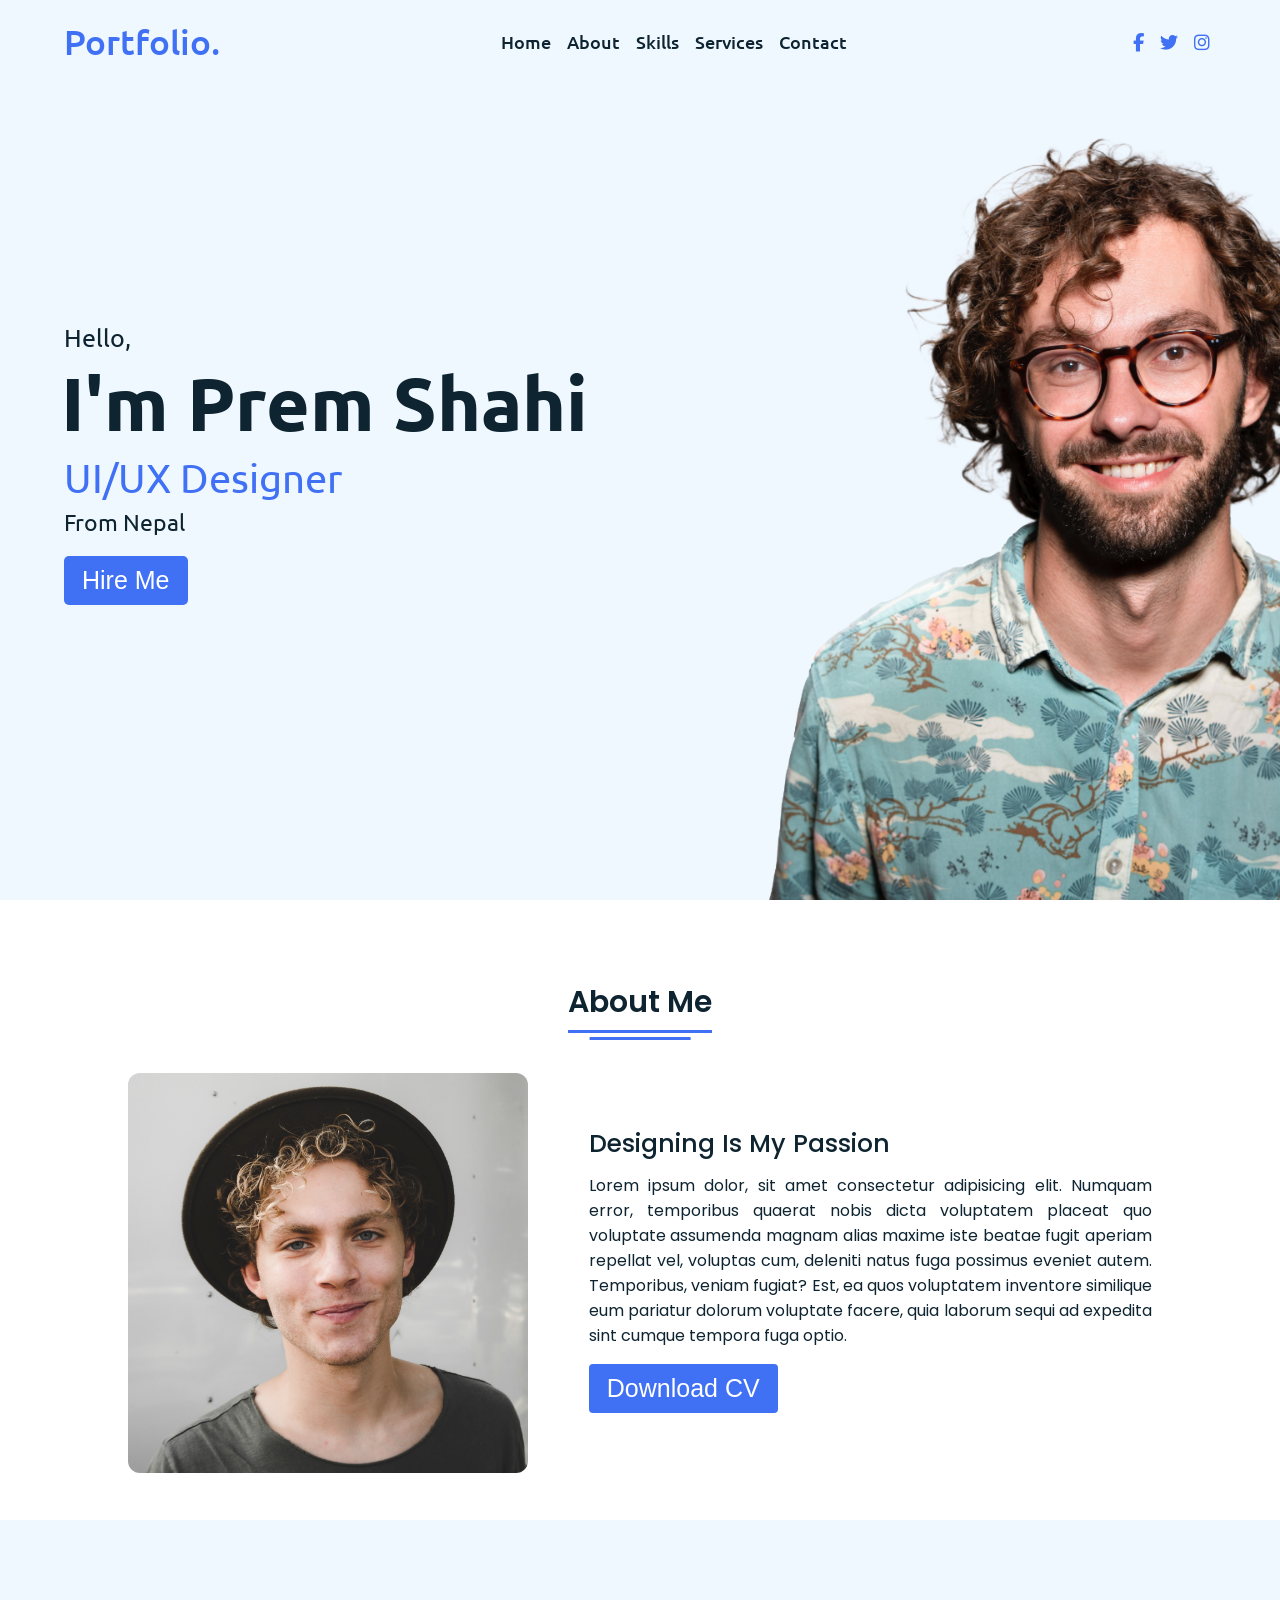
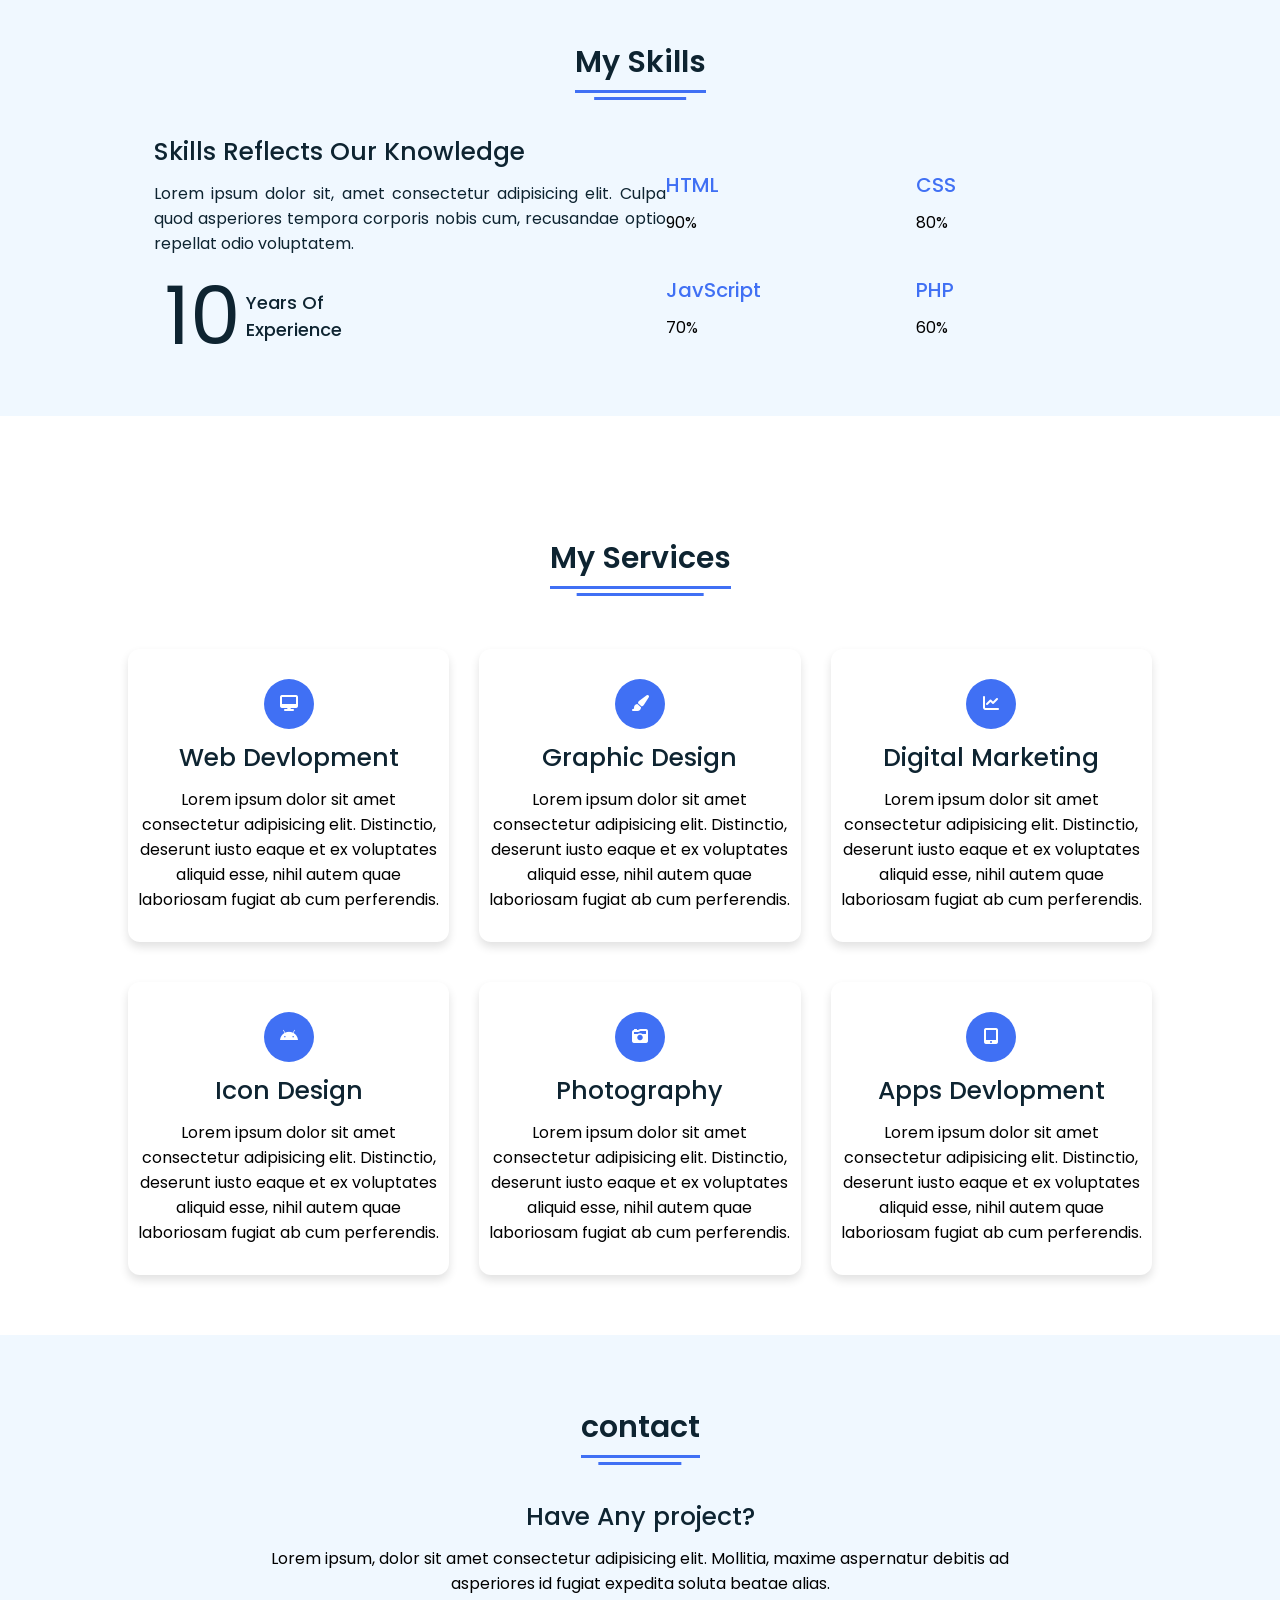
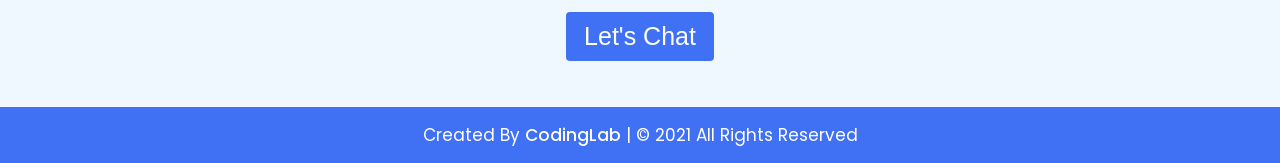
<file: index.html>
<!DOCTYPE html>
<html lang="en">
<head>
  <meta charset="UTF-8">
  <meta http-equiv="X-UA-Compatible" content="IE=edge">
  <meta name="viewport" content="width=device-width, initial-scale=1.0">
  <title>Responsive Personal Portfolio Website</title>
  <!-- Connectin To CSS File -->
  <link rel="stylesheet" href="style.css">
  <!-- Fontawsom CDN Link  -->
  <link rel="stylesheet" href="https://cdnjs.cloudflare.com/ajax/libs/font-awesome/6.2.0/css/all.min.css">
</head>
<body>
  <!-- scroll to top button -->
  <div class="scroll-btn">
    <a href="#home"><i class="fas fa-arrow-up"></i></a>
  </div>
  <!-- Navigation Menu Start -->
  <nav>
    <div class="navbar">
      <div class="logo"><a href="#">Portfolio.</a></div>
      <ul class="menu">
        <li><a href="#home">Home</a></li>
        <li><a href="#about">About</a></li>
        <li><a href="#skills">Skills</a></li>
        <li><a href="#services">Services</a></li>
        <li><a href="#contact">Contact</a></li>
        <div class="cancel-btn">
          <i class="fas fa-times"></i>
        </div>
      </ul>
      <div class="media-icons">
        <a href="#"><i class="fab fa-facebook-f"></i></a>
        <a href="#"><i class="fab fa-twitter"></i></a>
        <a href="#"><i class="fab fa-instagram"></i></a>
      </div>
    </div>
    <div class="menu-btn">
      <i class="fas fa-bars"></i>
    </div>
  </nav>
  
  <!-- Home Section Start -->
  <section class="home" id="home">
    <div class="home-content">
      <div class="text">
        <div class="text-one">Hello,</div>
        <div class="text-two">I'm Prem Shahi</div>
        <div class="text-three">UI/UX Designer</div>
        <div class="text-four">From Nepal</div>
      </div>
      <div class="button">
        <button>Hire Me</button>
      </div>
    </div>
  </section>
  
  <!-- About Section Start -->
  <!-- tag/class로 영역 구분 -->
  <section class="about" id="about">
    <div class="content">
      <div class="title"><span>About Me</span></div>
        <div class="about-details">
          <div class="left">
            <img src="/images/about.jpg" alt="about images">
          </div>
          <div class="right">
            <div class="topic">Designing Is My Passion</div>
            <p>Lorem ipsum dolor, sit amet consectetur adipisicing elit. Numquam error, temporibus quaerat nobis dicta voluptatem placeat quo voluptate assumenda magnam alias maxime iste beatae fugit aperiam repellat vel, voluptas cum, deleniti natus fuga possimus eveniet autem. Temporibus, veniam fugiat? Est, ea quos voluptatem inventore similique eum pariatur dolorum voluptate facere, quia laborum sequi ad expedita sint cumque tempora fuga optio.
            </p>
            <div class="button">
              <button>Download CV</button>
            </div>
          </div>
        </div>  
      </div>
  </section>

  <!-- My Skills Section -->
  <section class="skills" id="skills">
    <div class="content">
      <div class="title"><span>My Skills</span></div>
      <div class="skill-details">
        <div class="text">
          <div class="topic">Skills Reflects Our Knowledge</div>
          <p>Lorem ipsum dolor sit, amet consectetur adipisicing elit. Culpa quod asperiores tempora corporis nobis cum, recusandae optio repellat odio voluptatem.</p>
          <div class="experience">
            <div class="num">10</div>
            <div class="exp">Years Of <br> Experience</div>
          </div>
        </div>
        <div class="boxes">
          <div class="box">
            <div class="topic">HTML</div>
            <div class="num">90%</div>
          </div>
          <div class="box">
            <div class="topic">CSS</div>
            <div class="num">80%</div>
          </div>
          <div class="box">
            <div class="topic">JavScript</div>
            <div class="num">70%</div>
          </div>
          <div class="box">
            <div class="topic">PHP</div>
            <div class="num">60%</div>
          </div>
        </div>
      </div>
    </div>
  </section>

  <!-- My Serviece Secdtion Start -->
  <section id="services" class="services">
    <div class="content">
      <div class="title"><span>My Services</span></div>
        <div class="boxes">
          <div class="box">
            <div class="icon">
              <i class="fas fa-desktop"></i>
            </div>
            <div class="topic">Web Devlopment</div>
            <p>Lorem ipsum dolor sit amet consectetur adipisicing elit. Distinctio, deserunt iusto eaque et ex voluptates aliquid esse, nihil autem quae laboriosam fugiat ab cum perferendis.</p> 
          </div>
          <div class="box">
            <div class="icon">
              <i class="fas fa-paint-brush"></i>
            </div>
            <div class="topic">Graphic Design</div>
            <p>Lorem ipsum dolor sit amet consectetur adipisicing elit. Distinctio, deserunt iusto eaque et ex voluptates aliquid esse, nihil autem quae laboriosam fugiat ab cum perferendis.</p> 
          </div>
          <div class="box">
            <div class="icon">
              <i class="fas fa-chart-line"></i>
            </div>
            <div class="topic">Digital Marketing</div>
            <p>Lorem ipsum dolor sit amet consectetur adipisicing elit. Distinctio, deserunt iusto eaque et ex voluptates aliquid esse, nihil autem quae laboriosam fugiat ab cum perferendis.</p> 
          </div>
          <div class="box">
            <div class="icon">
              <i class="fab fa-android"></i>
            </div>
            <div class="topic">Icon Design</div>
            <p>Lorem ipsum dolor sit amet consectetur adipisicing elit. Distinctio, deserunt iusto eaque et ex voluptates aliquid esse, nihil autem quae laboriosam fugiat ab cum perferendis.</p> 
          </div>
          <div class="box">
            <div class="icon">
              <i class="fas fa-camera-retro"></i>
            </div>
            <div class="topic">Photography</div>
            <p>Lorem ipsum dolor sit amet consectetur adipisicing elit. Distinctio, deserunt iusto eaque et ex voluptates aliquid esse, nihil autem quae laboriosam fugiat ab cum perferendis.</p> 
          </div>
          <div class="box">
            <div class="icon">
              <i class="fas fa-tablet-alt"></i>
            </div>
            <div class="topic">Apps Devlopment</div>
            <p>Lorem ipsum dolor sit amet consectetur adipisicing elit. Distinctio, deserunt iusto eaque et ex voluptates aliquid esse, nihil autem quae laboriosam fugiat ab cum perferendis.</p> 
          </div>
        </div>
    </div>
  </section>

  <!-- Contact Me Section Start -->
  <section id="contact" class="contact">
    <div class="content">
      <div class="title"><span>contact</span></div>
      <div class="text">
        <div class="topic">Have Any project?</div>
        <p>Lorem ipsum, dolor sit amet consectetur adipisicing elit. Mollitia, maxime aspernatur debitis ad asperiores id fugiat expedita soluta beatae alias.</p>
        <div class="button">
          <button>Let's Chat</button>
        </div>
      </div>
    </div>
  </section>

  <!-- Footer Section Start -->
  <footer>
    <div class="text">
      <span>Created By <a href="#">CodingLab</a> | © 2021 All Rights Reserved</span>
    </div>
  </footer>
  <script src="script.js"></script>
</body>
</html>
</file>
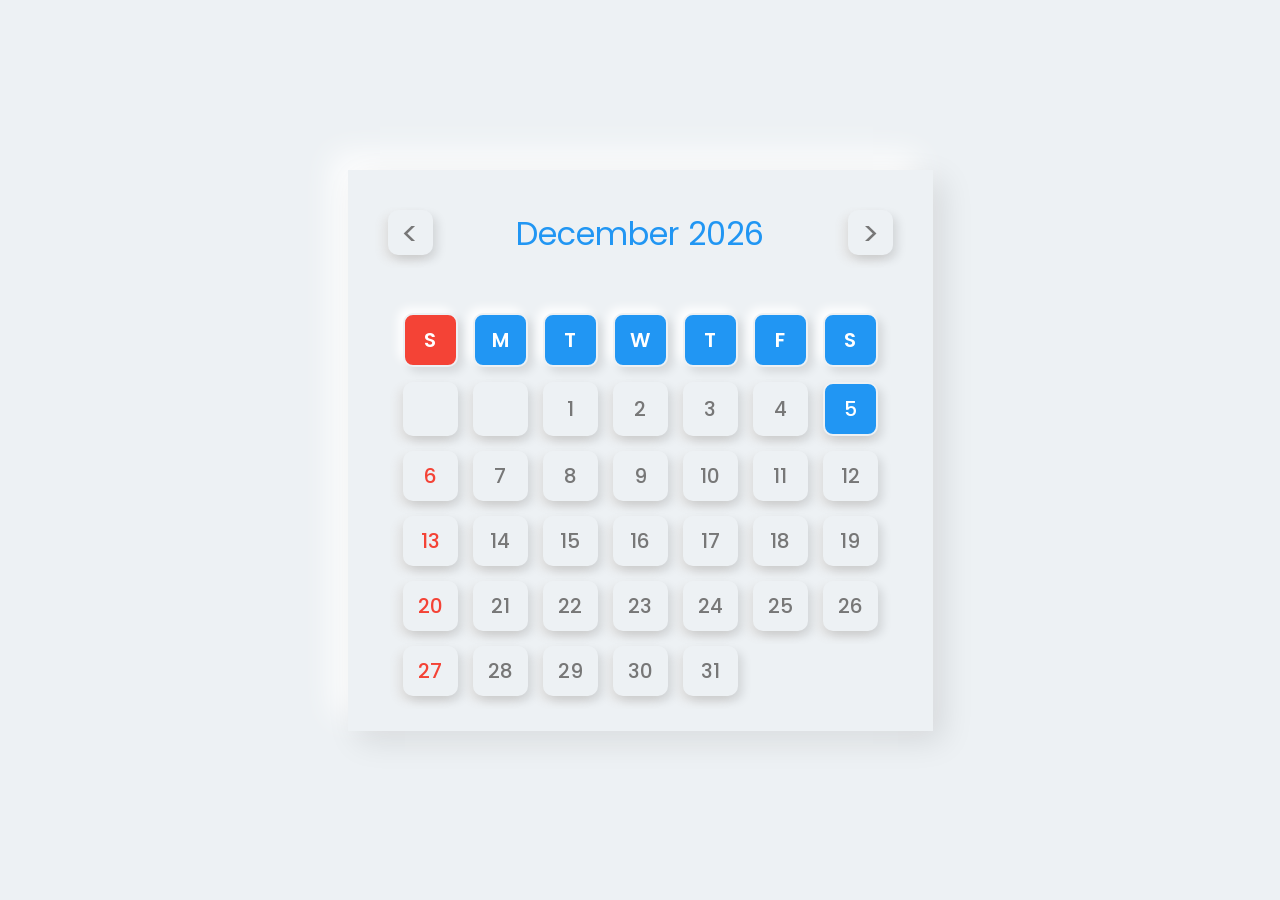
<file: Calendar/index.html>
<!DOCTYPE html>
<html lang="en">
<head>
  <meta charset="UTF-8">
  <meta http-equiv="X-UA-Compatible" content="IE=edge">
  <meta name="viewport" content="width=device-width, initial-scale=1.0">
  <link rel="stylesheet" href="style.css">
  <link rel="stylesheet" href="dycalendar.css">
  <title>Calendar</title>
</head>
<body>
  <section>
    <div class="box">
      <div class="container">
        <div id="dycalendar"></div>
      </div>
    </div>
  </section>
  <script src="dycalendar.js"></script>
  <script>
    dycalendar.draw({
      target: '#dycalendar', // 적용할 타켓을 #dycalendar로 지정
      type : 'month', // 타입을 달력으로 지정
      highlighttargetdate: true, // 목표일 강조 표시는 true 
      prevnextbutton: 'show' // 이전,다음 버튼 show
    });
  </script>
</body>
</html>
</file>
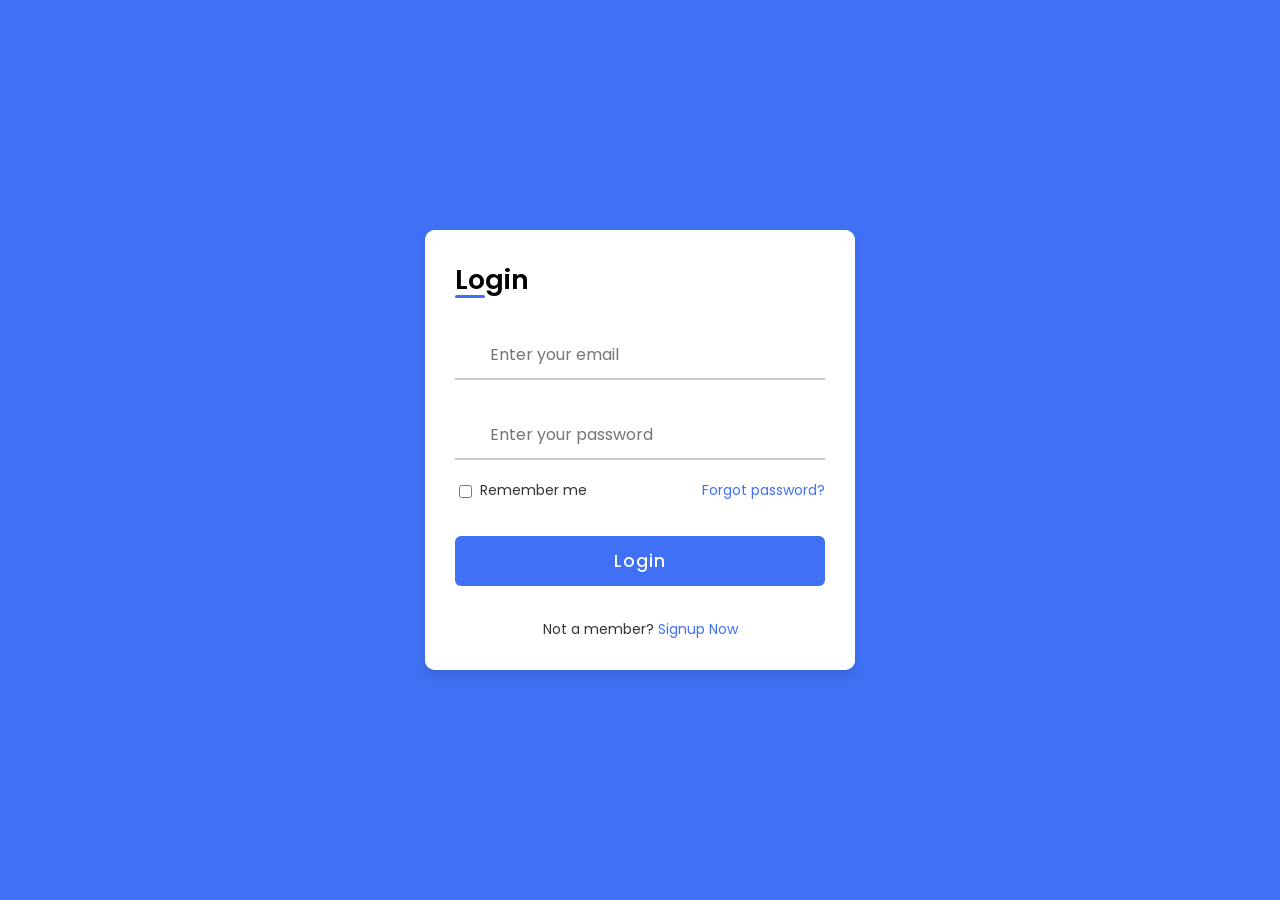
<file: Login & Registration Form/index.html>
<!DOCTYPE html>
<!-- === Coding by CodingLab | www.codinglabweb.com === -->
<html lang="en">
<head>
    <meta charset="UTF-8">
    <meta http-equiv="X-UA-Compatible" content="IE=edge">
    <meta name="viewport" content="width=device-width, initial-scale=1.0">
    
    <!-- ===== Iconscout CSS ===== -->
    <link rel="stylesheet" href="https://unicons.iconscout.com/release/v4.0.0/css/line.css">

    <!-- ===== CSS ===== -->
    <link rel="stylesheet" href="style.css">
         
    <title>Login & Registration Form</title>
</head>
<body>
    
    <div class="container">
        <div class="forms">
            <div class="form login">
                <span class="title">Login</span>

                <form action="#">
                    <div class="input-field">
                        <input type="text" placeholder="Enter your email" required>
                        <i class="uil uil-envelope icon"></i>
                    </div>
                    <div class="input-field">
                        <input type="password" class="password" placeholder="Enter your password" required>
                        <i class="uil uil-lock icon"></i>
                        <i class="uil uil-eye-slash showHidePw"></i>
                    </div>

                    <div class="checkbox-text">
                        <div class="checkbox-content">
                            <input type="checkbox" id="logCheck">
                            <label for="logCheck" class="text">Remember me</label>
                        </div>
                        
                        <a href="#" class="text">Forgot password?</a>
                    </div>

                    <div class="input-field button">
                        <input type="button" value="Login">
                    </div>
                </form>

                <div class="login-signup">
                    <span class="text">Not a member?
                        <a href="#" class="text signup-link">Signup Now</a>
                    </span>
                </div>
            </div>

            <!-- Registration Form -->
            <div class="form signup">
                <span class="title">Registration</span>

                <form action="#">
                    <div class="input-field">
                        <input type="text" placeholder="Enter your name" required>
                        <i class="uil uil-user"></i>
                    </div>
                    <div class="input-field">
                        <input type="text" placeholder="Enter your email" required>
                        <i class="uil uil-envelope icon"></i>
                    </div>
                    <div class="input-field">
                        <input type="password" class="password" placeholder="Create a password" required>
                        <i class="uil uil-lock icon"></i>
                    </div>
                    <div class="input-field">
                        <input type="password" class="password" placeholder="Confirm a password" required>
                        <i class="uil uil-lock icon"></i>
                        <i class="uil uil-eye-slash showHidePw"></i>
                    </div>

                    <div class="checkbox-text">
                        <div class="checkbox-content">
                            <input type="checkbox" id="termCon">
                            <label for="termCon" class="text">I accepted all terms and conditions</label>
                        </div>
                    </div>

                    <div class="input-field button">
                        <input type="button" value="Signup">
                    </div>
                </form>

                <div class="login-signup">
                    <span class="text">Already a member?
                        <a href="#" class="text login-link">Login Now</a>
                    </span>
                </div>
            </div>
        </div>
    </div>

    <script src="script.js"></script>

</body>
</html>
</file>
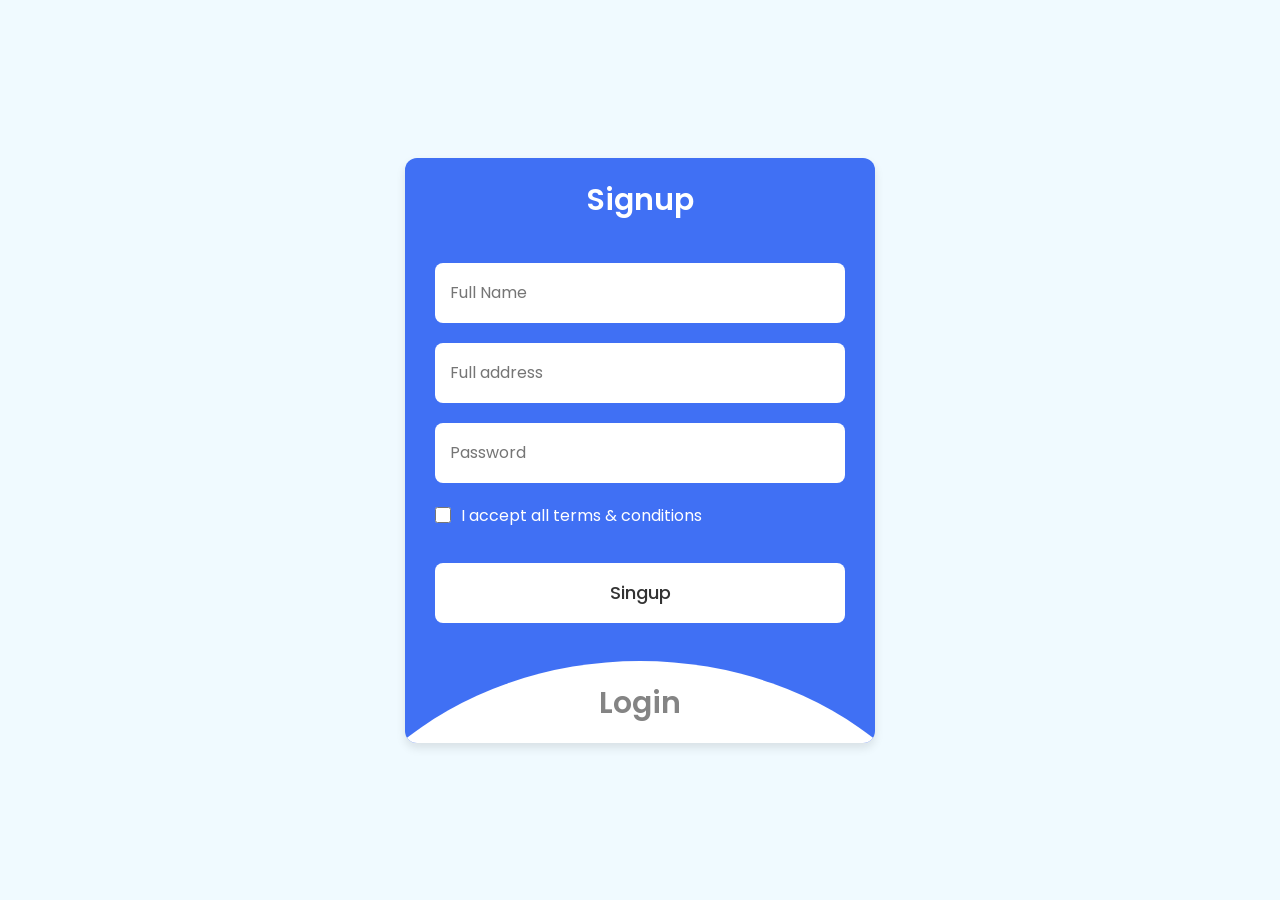
<file: Login & Signup Form/index.html>
<!DOCTYPE html>
<html lang="en">
<head>
  <meta charset="UTF-8">
  <meta http-equiv="X-UA-Compatible" content="IE=edge">
  <meta name="viewport" content="width=device-width, initial-scale=1.0">
  <title>Login & Signup Form</title>
  <link rel="stylesheet" href="style.css">
</head>
<body>
  <section class="wrapper">
    <div class="form singup">
      <header>Signup</header>
      <form action="#">
        <input type="text" placeholder="Full Name" required />
        <input type="text" placeholder="Full address" required />
        <input type="password" placeholder="Password" required />
        <div class="checkbox">
          <input type="checkbox" id="signupCheck" />
          <label for="">I accept all terms & conditions</label>
        </div>
        <input type="submit" value="Singup" />
      </form>
    </div>

    <div class="form login">
      <header>Login</header>
      <form action="#">
        <input type="text" placeholder="Full Name" required />
        <input type="text" placeholder="Full address" required />
        <input type="password" placeholder="Password" required />
        <a href="#">Forgot password?</a>
        <input type="submit" value="Login" />
      </form>
    </div>
  </section>

  <script>
    const wrapper = document.querySelector(".wrapper"),
    signupHeader = document.querySelector(".singup header"),
    loginHeader = document.querySelector(".login header");

    loginHeader.addEventListener("click", () => {
      wrapper.classList.add("active");
    });

    signupHeader.addEventListener("click", () => {
      wrapper.classList.remove("active");
    });
</script>
</body>
</html>
</file>
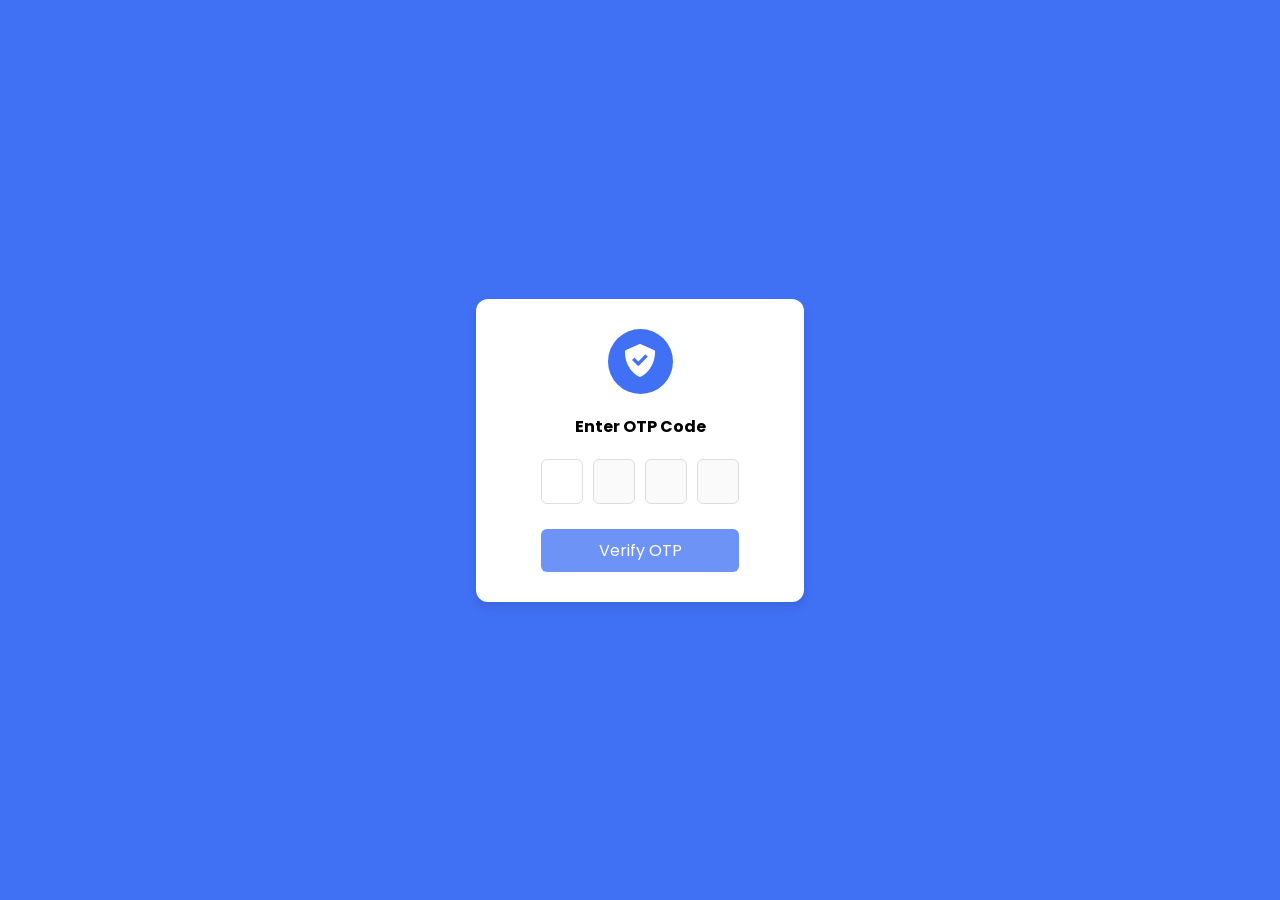
<file: OTP Code Verification Form/index.html>
<!DOCTYPE html>
<html lang="en">
<head>
  <meta charset="UTF-8" />
  <meta http-equiv="X-UA-Compatible" content="IE=edge" />
  <meta name="viewport" content="width=device-width, initial-scale=1.0" />
  <title>OTP Verification Form</title>
  <link rel="stylesheet" href="style.css" />
  <!-- Boxicons CSS -->
  <link href='https://unpkg.com/boxicons@2.1.4/css/boxicons.min.css' rel='stylesheet' />
  <script defer src="/script.js"></script>
</head>
<body>
  <div class="container">
    <header>
      <i class="bx bxs-check-shield"></i>
    </header>
      <h4>Enter OTP Code</h4>
      <form action="#">
        <div class="input-field">
          <input type="number" />
          <input type="number" disabled />
          <input type="number" disabled />
          <input type="number" disabled />
        </div>
        <button>Verify OTP</button>
      </form>
  </div>
</body>
</html>
</file>
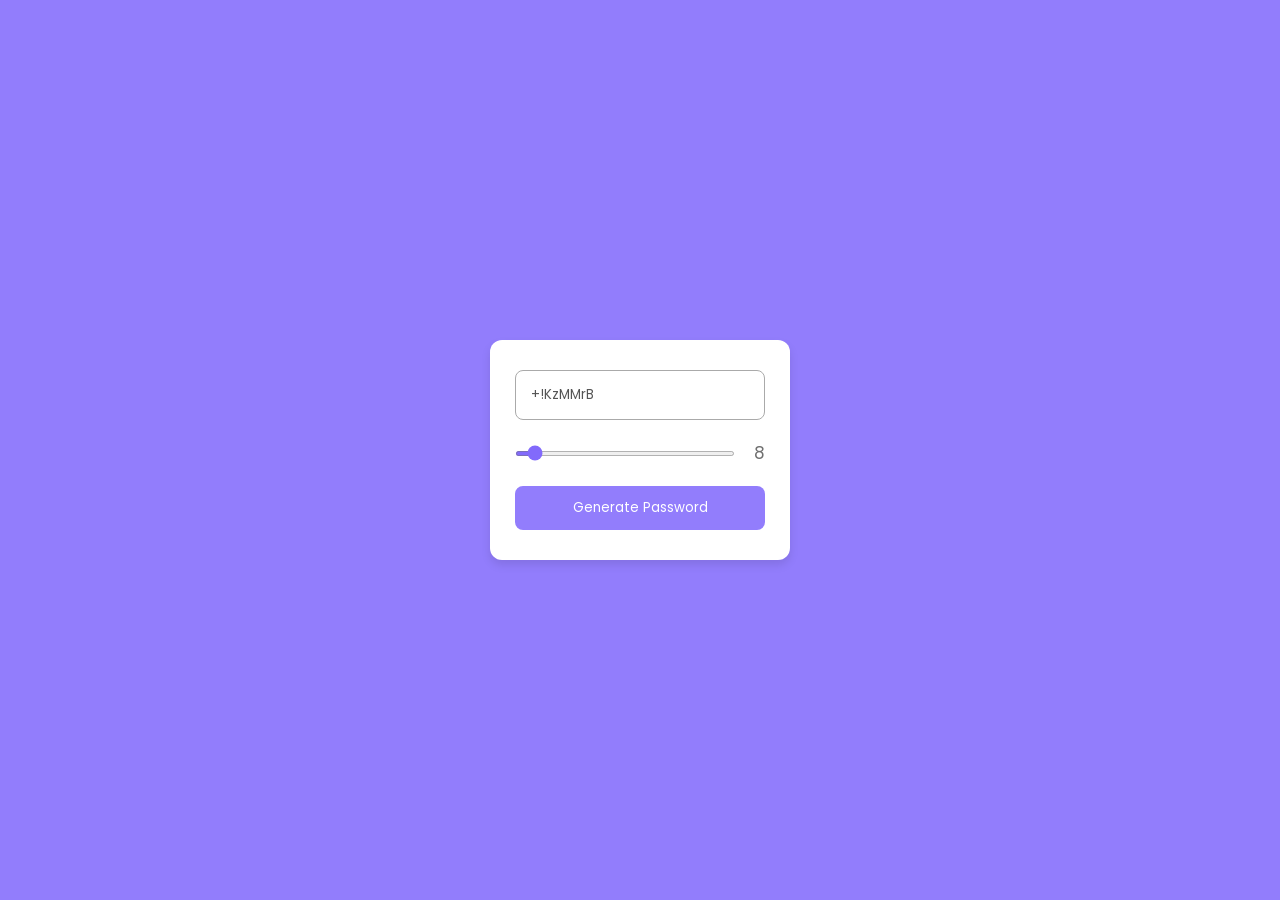
<file: Password Generator Javscript/index.html>
<!DOCTYPE html>
<!-- Coding by CodingLab | www.codinglabweb.com -->
<html lang="ko">
<head>
  <meta charset="UTF-8">
  <meta http-equiv="X-UA-Compatible" content="IE=edge">
  <meta name="viewport" content="width=device-width, initial-scale=1.0">
  <title>Password Generator JavScript</title>
  <link rel="stylesheet" href="style.css">
  <!-- Unicons Icons -->
  <link rel="stylesheet" href="https://unicons.iconscout.com/release/v4.0.0/css/line.css">
  <!-- JavaScript -->
  <script src="script.js" defer></script>
</head>
<body>
  <div class="wrapper">
    <div class="password-box">
      <input type="text" disabled />
      <i class="uil uil-copy copy-icon"></i>
    </div>

    <div class="range-box">
      <input type="range" min="6" max="40" value="8" />
      <span class="slider-number">8</span>
    </div>

    <button class="generate-button">Generate Password</button>
  </div>
</body>
</html>
</file>
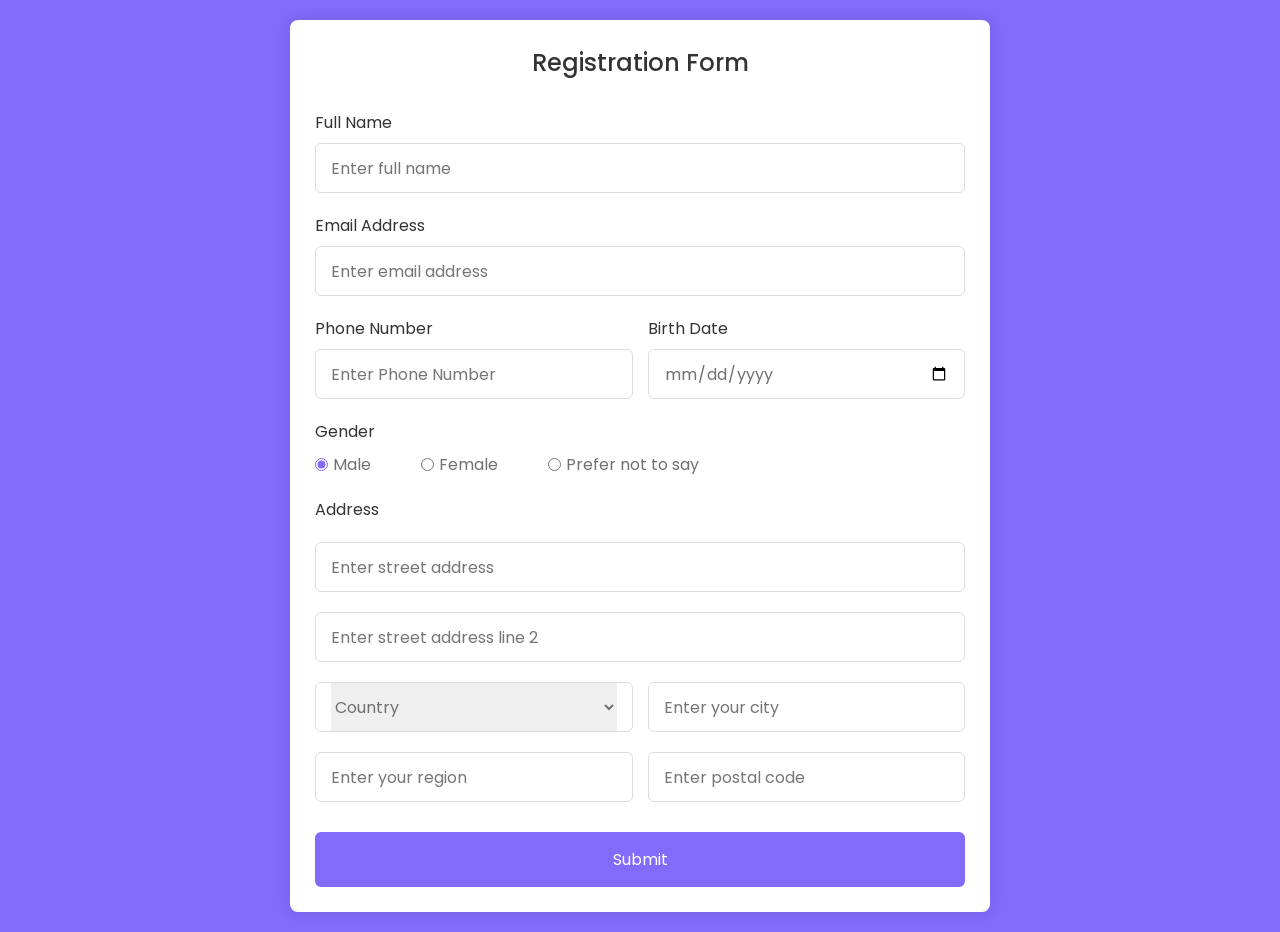
<file: Responsive Registration Form/index.html>
<!DOCTYPE html>
  <!-- Coding by CodingLab | www.codinglabweb.com -->
<html lang="ko">
<head>
  <meta charset="UTF-8">
  <meta http-equiv="X-UA-Compatible" content="IE=edge">
  <meta name="viewport" content="width=device-width, initial-scale=1.0">
  <title>Responsive Registration Form in HTML CSS</title>
  <link rel="stylesheet" href="style.css">
</head>
<body>
  <section class="container">
    <header>Registration Form</header>
    <form action="#" class="form">
      <div class="input-box">
        <label>Full Name</label>
        <input type="text" placeholder="Enter full name" required />
      </div>

      <div class="input-box">
        <label>Email Address</label>
        <input type="text" placeholder="Enter email address" required />
      </div>

      <div class="column">
        <div class="input-box">
          <label>Phone Number</label>
          <input type="number" placeholder="Enter Phone Number" required />
        </div>
     
        <div class="input-box">
          <label>Birth Date</label>
          <input type="date" placeholder="Enter birth date" required />
        </div>
      </div>

      <div class="gender-box">
        <h3>Gender</h3>
        <div class="gender-option">
          <div class="gender">
            <input type="radio" id="check-male" name="gender" checked/>
            <label for="check">Male</label>
          </div>

          <div class="gender">
            <input type="radio" id="check-female" name="gender" />
            <label for="check-female">Female</label>
          </div>
          
          <div class="gender">
            <input type="radio" id="check-other" name="gender" />
            <label for="check-other">Prefer not to say</label>
          </div>
        </div>
      </div>

      <div class="input-box address">
        <label>Address</label>
        <input type="text" placeholder="Enter street address" required />
        <input type="text" placeholder="Enter street address line 2" required />
        <div class="column">
          <div class="select-box">
            <select>
              <option>Country</option>
              <option>America</option>
              <option>Japan</option>
              <option>India</option>
              <option>Nepal</option>
            </select>
          </div>
          <input type="text" placeholder="Enter your city" required />
        </div>

       <div class="column">
        <input type="text" placeholder="Enter your region" required />
        <input type="number" placeholder="Enter postal code" required />
       </div>
      </div>

      <button>Submit</button>
    </form>
  </section>
</body>
</html>
</file>
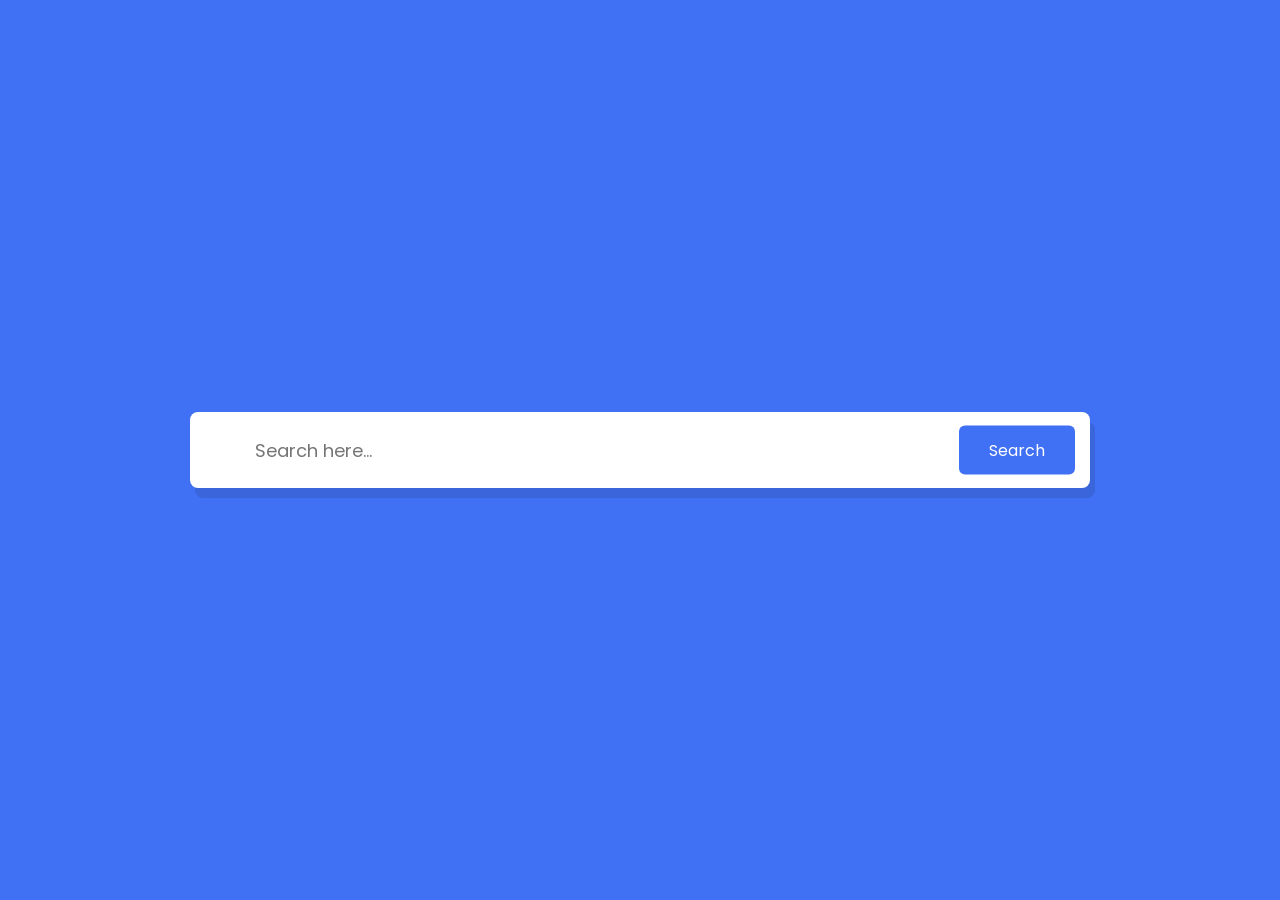
<file: Responsive Search Bar/index.html>
<!DOCTYPE html>
<!-- Coding by CodingLab | www.codinglabweb.com -->
<html lang="ko">
<head>
  <meta charset="UTF-8">
  <meta http-equiv="X-UA-Compatible" content="IE=edge">
  <meta name="viewport" content="width=device-width, initial-scale=1.0">
  <title>Search Bar in HTML and CSS</title>

  <!-- CSS -->
  <link rel="stylesheet" href="style.css">

  <!-- Unicons CSS -->
  <link rel="stylesheet" href="https://unicons.iconscout.com/release/v4.0.0/css/line.css">

</head>
<body>
  <div class="input-box">
    <i class="uil uil-search"></i>
    <input type="text" placeholder="Search here...">
    <button class="button">Search</button>
  </div>

  <script>
    const button = document.querySelector(".button");

    button.addEventListener("mousedown", () => button.classList.add("clicked"));
    button.addEventListener("mouseup", () => button.classList.remove("clicked"));
  </script>
</body>
</html>
</file>
<file: style.css>
/* Google Font CDN Link  */
@import url('https://fonts.googleapis.com/css2?family=Poppins:wght@400;500;600;700&family=Ubuntu:wght@400;500;700&display=swap');
* {  
  margin:0;
  padding:0;
  box-sizing: border-box;
  text-decoration:none;
  scroll-behavior:smooth;
}
/* Custom Scroll Bar CSS */
::-webkit-scrollbar {
  width: 10px;
}
::-webkit-scrollbar-track {
  background:#f1f1f1;
}
::-webkit-scrollbar-thumb {
  background:#6e93f7;
  border-radius: 12px;
  transition:all 0.3s ease;
}
::-webkit-scrollbar-thumb:hover {
   background:#4070F4;
}
/* Navigation Menu CSS */
nav {
  position: fixed;
  width: 100%;
  padding:20px 0;
  transition: all 0.3s ease;
  z-index:998;
  font-family: 'Ubuntu', sans-serif;
}
nav.sticky {
  background:#4070F4;
  padding:13px 0;
}
nav .navbar {
  width: 90%;
  display:flex;
  justify-content: space-between;
  align-items: center;
  margin: auto;
}
nav .navbar .logo a{
  font-weight:500;
  font-size:35px;
  color:#4070F4;
}
nav.sticky .navbar .logo a{
  color:#fff;
}
nav .navbar .menu {
  display: flex;
  position: relative;
}
nav .navbar .menu li {
  list-style:none;
  margin:0 8px;
}
.navbar .menu a {
  font-size: 18px;
  font-weight: 500;
  color:#0e2431;
  padding:6px 0;
  transition: all 0.4s ease;
}
.navbar .menu a:hover {
  color:#4070F4;
}
nav.sticky .menu a {
  color:#fff;
}
nav.sticky .menu a:hover {
  color:#0e2431;
}
.navbar .media-icons a{
  color:#4070F4;
  font-size: 18px;
  margin: 0 6px;
}
nav.sticky .media-icons a {
  color:#fff;
}

/* Side Navigation Menu Button CSS */

nav .menu-btn,
.navbar .menu .cancel-btn {
  position: absolute;
  color:#fff;
  font-size: 20px;
  top:20px; right:30px;
  transition:all 0.3s ease;
  display:none;
  cursor: pointer;
}
nav .menu-btn {
  margin-top: 8px;
  color:#4070F4;
}
nav.sticky .menu-btn {
  margin-top: 0;
  color:#fff;
}
.navbar .menu .menu-btn {
  color:#fff;
}

/* Home Section CSS */
.home {
  width:100%;
  height: 100vh;
  background:url("/images/background.png") no-repeat;
  background-position:center;
  background-size:cover;
  background-attachment: fixed;
  font-family: 'Ubuntu', sans-serif;
}
.home .home-content {
  width: 90%; height: 100%;
  margin:auto; display:flex;
  flex-direction: column;
  justify-content: center;
}
.home .text .text-one {
  font-size: 25px;  
  color:#0e2431;
}
.home .text .text-two {
  color:#0e2431;
  font-size:75px;
  font-weight:600;
  margin-left:-3px;
}
.home .text .text-three {
  font-size: 40px;
  margin:5px 0;
  color:#4070F4;
}
.home .text .text-four {
  font-size: 23px;
  margin:5px 0;
  color: #0E2431;
}
.home .button {
  margin:14px 0;
}
.home .button button {
  outline:none;
  color:#fff;
  font-size: 25px;
  font-weight: 400;
  padding:8px 16px;
  border-radius: 6px;
  cursor: pointer;
  background: #4070F4;
  border:2px solid transparent;
  border-radius: 5px;
  transition:all 0.4s ease;
}
.home .button button:hover {
  color: #4070F4;
  background-color: #fff;
  border-color:#4070F4;
}

/* About Me Section CSS */
section{
  padding-top: 40px;
}
section .content{
  width: 80%;
  margin: 40px auto;
  font-family: 'Poppins', sans-serif;
}
.about .about-details {
  display: flex;
  align-items:center;
  justify-content: space-between;
}
section .title {
  display: flex;
  justify-content: center;
  margin-bottom: 40px;
}
section .title span {
  color: #0E2431;
  font-size: 30px;
  font-weight: 600;
  padding-bottom: 8px;
  position: relative;
}
section .title span::before,
section .title span::after {
  content: '';
  position: absolute;
  left:0; bottom:0;
  width: 100%; height:3px;
  background:#4070F4;
}
section .title span::after {
  width: 70%;
  left: 50%;
  transform: translateX(-50%);
  bottom:-7px;
}

.about .about-details .left {
  width: 45%;
}

.about .about-details .left img {
  width: 400px; height:400px;
  object-fit:cover; border-radius:12px;
}

.about .about-details .right {
  width: 55%;
}

section .topic {
  font-size: 25px; font-weight: 500;
  color:#0e2431;
  margin-bottom: 10px;
}

section .about-details .right p {
  color: #0e2431;
  text-align: justify;
}
section .button{
  margin: 16px 0;
}
section .button button {
  outline:none;
  color:#fff;
  font-size: 25px;
  font-weight: 400;
  padding:8px 16px;
  background: #4070F4;
  border:2px solid transparent;
  cursor: pointer;
  border-radius:4px;
  transition:all 0.4s ease;
}
section .button button:hover {
  color: #4070F4;
  background-color: #fff;
  border-color:#4070F4;
}

/* My Skills Section CSS */
.skills {
  background-color: #f0f8ff;
}
.skills .content {
  padding:40px 0;
}
.skills .skill-details {
  display: flex;
  align-items: center;
  justify-content: center;
}
.skill-details .text {
  width:50%;
}
.skill-details p {
  color:#0E2431;
  text-align: justify;
}
.skills .skill-details .experience {
  display:flex;
  align-items: center;
  margin:0 10px;
}
.skill-details .experience .num {
  color:#0E2431;
  font-size: 80px;
}
.skill-details .experience .exp{
  font-size: 18px;
  font-weight: 500;
  color:#0E2431;
  margin-left: 20px;
  margin:0 6px;
}
.skill-details .boxes{
  width: 45%;
  display: flex;
  justify-content: space-between;
  flex-wrap: wrap;
}
.skill-details .box {
  width: calc(100% / 2 - 20px);
  margin:20px 0;
}
.skill-details .boxes .topic {
  font-size: 20px;
  color:#4070F4;
}
.skill-details .boxes .per {
  font-size: 60px; color:#4070F4;
}

/* My Service Section CSS */
.services .boxes {
  display: flex;
  justify-content: space-between;
  flex-wrap: wrap;
}
.services .boxes .box {
  width:calc(100% / 3 - 20px);
  margin:20px 0;
  text-align: center;
  border-radius: 12px;
  box-shadow:0 5px 10px rgba(0,0,0,0.12);
  padding:30px 10px;
  cursor: default;
  transition: all 0.4s ease;
}
.services .boxes .box:hover {
  color:#fff;
  background-color:#4070F4;
}
.services .boxes .box .icon {
  width: 50px; height: 50px;
  color:#fff; background-color:#4070f4;
  border-radius:50%; text-align: center;
  line-height:50px; margin:0 auto 10px auto;
  transition:all 0.4s ease;  
}
.boxes .box:hover .icon {
  color:#4070F4;
  background-color:#fff;
}
.services .boxes .box:hover .topic,
.services .boxes .box:hover p {
  color:#0e2431; transition:all 0.4s ease;
}
.services .boxes .box:hover .topic,
.services .boxes .box:hover p{
  color:#fff;
}

/* Contact Me CSS */
.contact {
  background:#f0f8ff;
}
.contact .content {
  margin:0 auto;
  padding:30px 0;
}
.contact .text{
  width: 80%;
  margin:auto;
  text-align: center;
}

/* Footer CSS */
footer {
  background:#4070F4;
  text-align: center;
  padding:15px 0;
  font-family: 'Poppins', sans-serif;
}
footer .text span {
  color:#fff;
  font-size: 17px;
  font-weight:400;
}
footer .text span a {
  color:#fff;
  font-weight: 500;
}
footer .text span a:hover {
  text-decoration:underline;
}

/* scroll to top button */
.scroll-btn a{
  position: fixed;
  bottom:20px; right:20px;
  padding:7px 12px;
  background: #4070f4; color:#fff;
  font-size: 18px; border-radius: 6px;
  box-shadow: 0 5px 10px rgba(0,0,0,0.15);
  display:none;
}

/* Responsive Media Query CSS */
@media (max-width:1190px) {
  section .content {
    width:85%;
  }
}

@media (max-width:1000px) {
  .about .about-details {
    justify-content: center;
    flex-direction: column;
  }
  .about .about-details .left {
    width: 100%;
    display: flex;
    justify-content: center;
  }
  .about-details .right {
    width:90%;
    margin:40px 0;
  }
  .services .boxes .box {
    width: calc(100% / 2 - 20px);
    margin:20px 0;
  }
}

@media (max-width:900px) {
  .about .left img {
    width:350px; height: 350px;
  }
}

@media (max-width:750px) {
  nav .navbar {width: 90%;}
  nav .navbar .menu {
    position:fixed;
    left:-100%; top:0;
    height: 100vh; max-width:400px; width: 100%;
    background-color:#0e2431;
    flex-direction:column;
    align-items: center;
    padding-top: 60px;
    transition:all 0.5s ease;
  }
  .navbar.active .menu {
    left:0;
  }
  nav .navbar .menu a {
    display: block;
    margin:10px 0;
    font-size: 23px;
    color:#fff;
  }
  nav.sticky .menu a:hover{
    color: #4070f4;
  }
  nav .navbar .media-icons{
    display:none;
  }
  nav .menu-btn,
  .navbar .menu .cancel-btn {
    display:block;
  }
  .home .text .text-two {
    font-size:65px;
  }
  .home .text .text-three {
    font-size:35px;
  }
  .skills .skill-details {
    flex-direction: column;
    align-items: center;
    justify-content: space-between;
  }
  .skill-details .text {
    width:100%;
    margin-bottom:50px;
  }
  .skill-details .boxes {
    width:100%;
    justify-content: center;
    align-items:center;
  }
  .services .boxes .box {
    width:100%;
    margin:20px 0;
  }
  .contact .text{
    width:100%;
  }
}

@media (max-width:500px) {
  .home .text-two {
    font-size:55px;
  }
  .home .text-three {
    font-size:33px;
  }
  .skills-details .boxes .per{
    font-size: 50px;
    color: #4070f4;
  }
}
</file>
<file: Calendar/style.css>
@charset "utf-8";
@import url('https://fonts.googleapis.com/css2?family=Poppins:wght@200;300;400;500;600;700;800;900&display=swap');
* {
  margin: 0;
  padding: 0;
  box-sizing: border-box;
  font-family: 'Poppins', sans-serif;
}
section {
  display: flex;
  justify-content: center;
  align-items: center;
  min-height:100vh;
  background-color: #edf1f4;
}
.box {
  position: relative;
}
.container {
  position: relative;
  min-width:400px;
  box-shadow: 10px 10px 30px rgba(0,0,0,0.1), -15px -15px 30px #fff;
}

/* calendar table section */
#dycalendar {
  width: 100%;
  padding: 30px 30px 0;
}
#dycalendar table {
  width: 100%;
  border-spacing: 15px;
  margin-top: 40px;
}

/* calendar week backgroundcolor */

#dycalendar table tr:nth-child(1) td {
  background-color: #2196f3;
  color:#fff;
  border-radius: 10px;
  font-weight: 600;
  box-shadow: 5px 5px 10px rgba(0,0,0,0.1), -5px -5px 10px #fff;
  border: 2px solid #edf1f4;
}
/* calendar sunday backgroundcolor */
#dycalendar table tr:nth-child(1) td:nth-child(1) {
  background-color: #f44336;
}
#dycalendar table td {
  color: #777;
  padding: 10px 15px;
  cursor: pointer;
  font-weight: 500;
  border-radius: 10px;
  font-size: 1.25em;
  box-shadow: 5px 5px 10px rgba(0,0,0,0.1),
  -5px 5px 10px rgba(225,225,225,1);
  /* box-shadow: inset 5px 5px 10px rgba(0,0,0,0.1), 
  inset -5px -5px 10px rgba(225,225,225,1); */
}
#dycalendar table td:hover {
  box-shadow: inset 5px 5px 10px rgba(0,0,0,0.1), 
  inset -5px -5px 10px rgba(225,225,225,1);
  /* box-shadow: 5px 5px 10px rgba(0,0,0,0.1), -5px -5px 10px rgba(225,225,225,1);  */
}
#dycalendar table td:first-child {
  color: #f44336;
}
.dycalendar-month-container .dycalendar-target-date {
  background:#2196f3 !important;
  color: #fff !important;
  box-shadow: 5px 5px 10px rgba(0,0,0,0.1),
  -5px 5px 10px rgba(225,225,225,1) !important;
  border: 2px solid #edf1f4;
}

/* calendar prev,next button */

.dycalendar-month-container .dycalendar-header .dycalendar-prev-next-btn.prev-btn {
  width: 45px;
  height: 45px;
  font-size: 2em;
  left: 15px;
  color: #777;
  background-color: #edf1f4;
  border-radius: 10px;
  box-shadow: 5px 5px 10px rgba(0,0,0,0.1),
  -5px 5px 10px rgba(225,225,225,1) !important;
}

.dycalendar-month-container .dycalendar-header .dycalendar-prev-next-btn.next-btn {
  width: 45px;
  height: 45px;
  font-size: 2em;
  right: 15px;
  color: #777;
  background-color: #edf1f4;
  border-radius: 10px;
  box-shadow: 5px 5px 10px rgba(0,0,0,0.1),
  -5px 5px 10px rgba(225,225,225,1) !important;
}

/* calendar active */

.dycalendar-month-container .dycalendar-header .dycalendar-prev-next-btn.prev-btn:active,
.dycalendar-month-container .dycalendar-header .dycalendar-prev-next-btn.next-btn:active
{
  box-shadow: inset 5px 5px 10px rgba(0,0,0,0.1), 
  inset -5px -5px 10px rgba(225,225,225,1);
}

/* calendar title */

.dycalendar-span-month-year {
  color: #2196f3;
  font-size: 2em;
  font-weight: 400;
}
</file>
<file: Calendar/dycalendar.css>
/*!
 * dyCalendar is a JavaScript library for creating Calendar.
 *
 * Author: Yusuf Shakeel
 * https://github.com/yusufshakeel
 *
 * GitHub Link: https://github.com/yusufshakeel/dyCalendarJS
 *
 * MIT license
 * Copyright (c) 2016 Yusuf Shakeel
 *
 * Date: 2014-08-17 sunday
 */

.dycalendar-container {
    display: inline-block;
    border : 1px solid #eee;
}

.dycalendar-container.round-edge {
    border-radius: 5%;
    -o-border-radius: 5%;
    -moz-border-radius: 5%;
    -webkit-border-radius: 5%;
}



/*================================== DAY CALENDAR ========================*/
/*
 * day calendar style
 *-------------------------------------------------*/
.dycalendar-day-container {
    padding : 10px;
    text-align : center;
    font-family : Arial;
}

.dycalendar-day-container div{
    padding : 0;
    margin-bottom : 10px;
}

.dycalendar-day-container .dycalendar-span-day {
    font-size : 110%;
}

.dycalendar-day-container .dycalendar-span-date {
    font-size : 250%;
}

.dycalendar-day-container .dycalendar-span-month-year {
    font-size : 90%
}

/*================================== DAY CALENDAR ENDS HERE ===============*/



/*================================== MONTH CALENDAR DEFAULT ========================*/

/*
 * month calendar style
 *-------------------------------------------------*/
.dycalendar-month-container {
    padding : 10px;
    text-align : center;
    font-family : Arial;
}

.dycalendar-month-container div{
    padding : 0;
    margin-bottom : 10px;
}

.dycalendar-month-container .dycalendar-header {
    position : relative;
}

.dycalendar-month-container .dycalendar-header .dycalendar-prev-next-btn {
    position : absolute;
    top : 0;
    cursor : pointer;
}

.dycalendar-month-container .dycalendar-header .dycalendar-prev-next-btn.prev-btn {
    left : 0;
}

.dycalendar-month-container .dycalendar-header .dycalendar-prev-next-btn.next-btn {
    right : 0;
}

.dycalendar-month-container .dycalendar-span-month-year {
    margin : 5px;
    cursor : pointer;
}

.dycalendar-month-container .dycalendar-body table tr td {
    padding : 5px;
}

.dycalendar-month-container .dycalendar-today-date,
.dycalendar-month-container .dycalendar-target-date {
    background-color: #111;
    color : #fff;
    border-radius: 2px;
}

/*================================== MONTH CALENDAR ENS HERE ===============*/



/*================================== DYCALENDAR SKIN =======================*/

/*
 * calendar skin  (default skin)
 *-------------------------------------------------*/
.dycalendar-container.gradient {
    background: #fff;
    background: linear-gradient(#fff, #d3d3d3);
    background: -o-linear-gradient(#fff, #d3d3d3);
    background: -moz-linear-gradient(#fff, #d3d3d3);
    background: -webkit-linear-gradient(#fff, #d3d3d3);
}

/*
 * calendar skin  (skin-black)
 *-------------------------------------------------*/
.dycalendar-container.skin-black {
    color : #fff;
    background-color: #111;
    border : 0;
}

.dycalendar-container.skin-black.gradient {
    background: #111;
    background: linear-gradient(#555, #111);
    background: -o-linear-gradient(#555, #111);
    background: -moz-linear-gradient(#555, #111);
    background: -webkit-linear-gradient(#555, #111);
}

.dycalendar-container.skin-black .dycalendar-today-date,
.dycalendar-container.skin-black .dycalendar-target-date {
    background-color: #fff;
    color : #111;
    border-radius: 2px;
}

/*
 * calendar skin  (skin-blue)
 *-------------------------------------------------*/
.dycalendar-container.skin-blue {
    color : #fff;
    background-color: #3c99d3;
    border : 0;
}

.dycalendar-container.skin-blue.gradient {
    background: #3c99d3;
    background: linear-gradient(#5ebbf5, #3c99d3);
    background: -o-linear-gradient(#5ebbf5, #3c99d3);
    background: -moz-linear-gradient(#5ebbf5, #3c99d3);
    background: -webkit-linear-gradient(#5ebbf5, #3c99d3);
}

.dycalendar-container.skin-blue .dycalendar-today-date,
.dycalendar-container.skin-blue .dycalendar-target-date {
    background-color: #fff;
    color : #3c99d3;
    border-radius: 2px;
}

/*
 * calendar skin  (skin-green)
 *-------------------------------------------------*/
.dycalendar-container.skin-green {
    color : #fff;
    background-color: #2bb063;
    border : 0;
}

.dycalendar-container.skin-green.gradient {
    background: #2bb063;
    background: linear-gradient(#3dd175, #2bb063);
    background: -o-linear-gradient(#3dd175, #2bb063);
    background: -moz-linear-gradient(#3dd175, #2bb063);
    background: -webkit-linear-gradient(#3dd175, #2bb063);
}

.dycalendar-container.skin-green .dycalendar-today-date,
.dycalendar-container.skin-green .dycalendar-target-date {
    background-color: #fff;
    color : #2bb063;
    border-radius: 2px;
}

/*
 * calendar skin  (skin-purple)
 *-------------------------------------------------*/
.dycalendar-container.skin-purple {
    color : #fff;
    background-color: #975ea4;
    border : 0;
}

.dycalendar-container.skin-purple.gradient {
    background: #975ea4;
    background: linear-gradient(#ca82d7, #975ea4);
    background: -o-linear-gradient(#ca82d7, #975ea4);
    background: -moz-linear-gradient(#ca82d7, #975ea4);
    background: -webkit-linear-gradient(#ca82d7, #975ea4);
}

.dycalendar-container.skin-purple .dycalendar-today-date,
.dycalendar-container.skin-purple .dycalendar-target-date {
    background-color: #fff;
    color : #975ea4;
    border-radius: 2px;
}

/*
 * calendar skin  (skin-red)
 *-------------------------------------------------*/
.dycalendar-container.skin-red {
    color : #fff;
    background-color: #e94d40;
    border : 0;
}

.dycalendar-container.skin-red.gradient {
    background: #e94d40;
    background: linear-gradient(#fb6f62, #e94d40);
    background: -o-linear-gradient(#fb6f62, #e94d40);
    background: -moz-linear-gradient(#fb6f62, #e94d40);
    background: -webkit-linear-gradient(#fb6f62, #e94d40);
}

.dycalendar-container.skin-red .dycalendar-today-date,
.dycalendar-container.skin-red .dycalendar-target-date {
    background-color: #fff;
    color : #e94d40;
    border-radius: 2px;
}

/*
 * calendar skin  (skin-spacegray)
 *-------------------------------------------------*/
.dycalendar-container.skin-spacegray {
    color : #fff;
    background-color: #343d46;
    border : 0;
}

.dycalendar-container.skin-spacegray.gradient {
    background: #343d46;
    background: linear-gradient(#454e57, #343d46);
    background: -o-linear-gradient(#454e57, #343d46);
    background: -moz-linear-gradient(#454e57, #343d46);
    background: -webkit-linear-gradient(#454e57, #343d46);
}

.dycalendar-container.skin-spacegray .dycalendar-today-date,
.dycalendar-container.skin-spacegray .dycalendar-target-date {
    background-color: #fff;
    color : #343d46;
    border-radius: 2px;
}

/*================================== DYCALENDAR SKIN ENDS HERE =============*/


/*================================== DYCALENDAR SHADOW =====================*/
/*
 * calendar shadow  (shadow-default)
 *-------------------------------------------------*/
 .dycalendar-container.shadow-default {
     -o-box-shadow: 0 4px 4px 0 rgba(50, 50, 50, 0.4);
     -moz-box-shadow: 0 4px 4px 0 rgba(50, 50, 50, 0.4);
     -webkit-box-shadow: 0 4px 4px 0 rgba(50, 50, 50, 0.4);
     box-shadow: 0 4px 4px 0 rgba(50, 50, 50, 0.4);
 }

 /*
  * calendar shadow  (shadow-black)
  *-------------------------------------------------*/
.dycalendar-container.shadow-black {
    -o-box-shadow: 0 4px 4px 0 rgba(0, 0, 0, 0.4);
    -moz-box-shadow: 0 4px 4px 0 rgba(0, 0, 0, 0.4);
    -webkit-box-shadow: 0 4px 4px 0 rgba(0, 0, 0, 0.4);
    box-shadow: 0 4px 4px 0 rgba(0, 0, 0, 0.4);
}

/*
 * calendar shadow  (shadow-blue)
 *-------------------------------------------------*/
.dycalendar-container.shadow-blue {
   -o-box-shadow: 0 4px 4px 0 rgba(60, 153, 211, 0.4);
   -moz-box-shadow: 0 4px 4px 0 rgba(60, 153, 211, 0.4);
   -webkit-box-shadow: 0 4px 4px 0 rgba(60, 153, 211, 0.4);
   box-shadow: 0 4px 4px 0 rgba(60, 153, 211, 0.4);
}

/*
 * calendar shadow  (shadow-green)
 *-------------------------------------------------*/
.dycalendar-container.shadow-green {
   -o-box-shadow: 0 4px 4px 0 rgba(43, 176, 99, 0.4);
   -moz-box-shadow: 0 4px 4px 0 rgba(43, 176, 99, 0.4);
   -webkit-box-shadow: 0 4px 4px 0 rgba(43, 176, 99, 0.4);
   box-shadow: 0 4px 4px 0 rgba(43, 176, 99, 0.4);
}

/*
 * calendar shadow  (shadow-purple)
 *-------------------------------------------------*/
.dycalendar-container.shadow-purple {
   -o-box-shadow: 0 4px 4px 0 rgba(151, 94, 164, 0.4);
   -moz-box-shadow: 0 4px 4px 0 rgba(151, 94, 164, 0.4);
   -webkit-box-shadow: 0 4px 4px 0 rgba(151, 94, 164, 0.4);
   box-shadow: 0 4px 4px 0 rgba(151, 94, 164, 0.4);
}

/*
 * calendar shadow  (shadow-red)
 *-------------------------------------------------*/
.dycalendar-container.shadow-red {
   -o-box-shadow: 0 4px 4px 0 rgba(233, 77, 64, 0.4);
   -moz-box-shadow: 0 4px 4px 0 rgba(233, 77, 64, 0.4);
   -webkit-box-shadow: 0 4px 4px 0 rgba(233, 77, 64, 0.4);
   box-shadow: 0 4px 4px 0 rgba(233, 77, 64, 0.4);
}

/*
 * calendar shadow  (shadow-spacegray)
 *-------------------------------------------------*/
.dycalendar-container.shadow-spacegray {
   -o-box-shadow: 0 4px 4px 0 rgba(52, 61, 70, 1);
   -moz-box-shadow: 0 4px 4px 0 rgba(52, 61, 70, 1);
   -webkit-box-shadow: 0 4px 4px 0 rgba(52, 61, 70, 1);
   box-shadow: 0 4px 4px 0 rgba(52, 61, 70, 1);
}

/*================================== DYCALENDAR SHADOW ENDS HERE ===========*/
</file>
<file: Login & Registration Form/style.css>
/* ===== Google Font Import - Poformsins ===== */
@import url('https://fonts.googleapis.com/css2?family=Poppins:wght@300;400;500;600;700&display=swap');
*{
    margin: 0;
    padding: 0;
    box-sizing: border-box;
    font-family: 'Poppins', sans-serif;
}

body{
    height: 100vh;
    display: flex;
    align-items: center;
    justify-content: center;
    background-color: #4070f4;
}

.container{
    position: relative;
    max-width: 430px;
    width: 100%;
    background: #fff;
    border-radius: 10px;
    box-shadow: 0 5px 10px rgba(0, 0, 0, 0.1);
    overflow: hidden;
    margin: 0 20px;
}

.container .forms{
    display: flex;
    align-items: center;
    height: 440px;
    width: 200%;
    transition:height 0.2s ease;
}
.container .form{
    width: 50%;
    padding: 30px;
    background-color: #fff;
    transition: margin-left 0.18s ease;
}

.container.active .login{
    margin-left: -50%;
    opacity: 0;
    transition: margin-left 0.18s ease, opacity 0.15s ease;
}

.container .signup{
    opacity: 0;
    transition: opacity 0.09s ease;
}
.container.active .signup{
    opacity: 1;
    transition: opacity 0.2s ease;
}

.container.active .forms{
    height: 600px;
}
.container .form .title{
    position: relative;
    font-size: 27px;
    font-weight: 600;
}

.form .title::before{
    content: '';
    position: absolute;
    left: 0;
    bottom: 0;
    height: 3px;
    width: 30px;
    background-color: #4070f4;
    border-radius: 25px;
}

.form .input-field{
    position: relative;
    height: 50px;
    width: 100%;
    margin-top: 30px;
}

.input-field input{
    position: absolute;
    height: 100%;
    width: 100%;
    padding: 0 35px;
    border: none;
    outline: none;
    font-size: 16px;
    border-bottom: 2px solid #ccc;
    border-top: 2px solid transparent;
    transition: all 0.2s ease;
}

.input-field input:is(:focus, :valid){
    border-bottom-color: #4070f4;
}

.input-field i{
    position: absolute;
    top: 50%;
    transform: translateY(-50%);
    color: #999;
    font-size: 23px;
    transition: all 0.2s ease;
}

.input-field input:is(:focus, :valid) ~ i{
    color: #4070f4;
}

.input-field i.icon{
    left: 0;
}
.input-field i.showHidePw{
    right: 0;
    cursor: pointer;
    padding: 10px;
}

.form .checkbox-text{
    display: flex;
    align-items: center;
    justify-content: space-between;
    margin-top: 20px;
}

.checkbox-text .checkbox-content{
    display: flex;
    align-items: center;
}

.checkbox-content input{
    margin: 0 8px -2px 4px;
    accent-color: #4070f4;
}

.form .text{
    color: #333;
    font-size: 14px;
}

.form a.text{
    color: #4070f4;
    text-decoration: none;
}
.form a:hover{
    text-decoration: underline;
}

.form .button{
    margin-top: 35px;
}

.form .button input{
    border: none;
    color: #fff;
    font-size: 17px;
    font-weight: 500;
    letter-spacing: 1px;
    border-radius: 6px;
    background-color: #4070f4;
    cursor: pointer;
    transition: all 0.3s ease;
}

.button input:hover{
    background-color: #265df2;
}

.form .login-signup{
    margin-top: 30px;
    text-align: center;
}
</file>
<file: Login & Signup Form/style.css>
@import url('https://fonts.googleapis.com/css2?family=Poppins:wght@200;300;400;500;600;700&display=swap');
* {
  margin: 0;
  padding: 0;
  box-sizing: border-box;
  font-family: 'Poppins', sans-serif;
}
body {
  min-height: 100vh;
  display: flex;
  align-items: center;
  justify-content: center;
  background-color: #f0faff ;
}
.wrapper {
  position: relative;
  max-width:470px;
  width: 100%;
  border-radius:12px;
  padding: 20px 30px 120px;
  background-color: #4070f4;
  box-shadow:0 5px 10px rgba(0,0,0,0.1);
  overflow: hidden;
}

.form.login {
  position: absolute;
  left: 50%;
  bottom:-86%;
  width:calc(100% + 220px);
  height: 100%;
  padding: 20px 140px;
  border-radius:50%;
  transform: translateX(-50%);
  background-color: #fff;
  transition: all 0.6s ease;
}

.wrapper.active .form.login {
  bottom: -15%;
  border-radius:35%;
  box-shadow:0 5px 10px rgba(0,0,0,0.1);
}
.form header {
  font-size: 30px;
  text-align: center;
  color: #fff;
  font-weight: 600;
  cursor: pointer;
}

.form.login header {
  color: #333;
  opacity:0.6;
}

.wrapper.active .form.login header {
  opacity:1;
}

.wrapper.active .singup header {
  opacity:0.6;
}

.wrapper form {
  display: flex;
  flex-direction: column;
  gap:20px;
  margin-top: 40px;
}
form input {
  height: 60px;
  outline:none;
  border:none;
  padding: 0 15px;
  font-size: 16px;
  font-weight: 400;
  color: #333;
  border-radius: 8px;
  background-color: #fff;
}

form.login input {
  border:1px solid #aaa;
}
form.login input:focus {
  box-shadow:0 1px 0 #ddd;
}

form .checkbox {
  display: flex;
  align-items: center;
  gap:10px;
}

form a {
  color: #333;
  text-decoration:underline;
}

.checkbox input[type="checkbox"] {
  width: 16px;
  height: 16px;
  accent-color: #fff;
  cursor: pointer;
}
form .checkbox label {
  cursor: pointer;
  color: #fff;
}

form input[type="submit"] {
  margin-top: 15px;
  padding:none;
  font-size: 18px;
  font-weight:500;
  cursor: pointer;
}

.form.login input[type="submit"] {
  background-color:#4070f4;
  color: #fff;
  border:none;
}
</file>
<file: OTP Code Verification Form/style.css>
@import url('https://fonts.googleapis.com/css2?family=Poppins:wght@200;300;400;500;600;700&display=swap');
* {
  margin: 0;
  padding: 0;
  box-sizing: border-box;
  font-family: 'Poppins', sans-serif;
}
body {
  min-height:100vh;
  display: flex;
  align-items: center;
  justify-content: center;
  background: #4070f4;
}

/* 모든 선택자 선택 */
:where(.container, form, .input-field, header) {
  display: flex;
  flex-direction:column;
  align-items: center;
  justify-content: center;
}

/* container */
.container {
  background: #fff;
  padding: 30px 65px;
  border-radius:12px;
  row-gap:20px;
  box-shadow: 0 5px 10px rgba(0, 0, 0, 0.1);
}
.container header {
  height: 65px;
  width: 65px;
  background:#4070f4;
  color: #fff;
  font-size: 2.5rem;
  border-radius:50%;
}
.container h3 {
  font-size: 1.25rem;
  color: #333;
  font-weight: 500;
}

/* form */
form .input-field {
  flex-direction:row;
  column-gap: 10px;
}
.input-field input {
  width: 42px;
  height: 45px;
  border-radius:6px;
  outline:none;
  text-align:center;
  font-size:1.125rem;
  border:1px solid #ddd;
}
.input-field input::-webkit-inner-spin-button,
.input-field input::-webkit-outer-spin-button {
  display:none;
}
form button {
  margin-top: 25px;
  width: 100%;
  background:#4070f4;
  color: #fff;
  font-size: 1rem;
  border:none;
  padding: 9px 0;
  cursor: pointer;
  border-radius:6px;
  pointer-events:none;
  background:#6e93f7;
  transition:all 0.2s ease;
}
form button:active {
  background-color:#4070f4;
  pointer-events:auto;
}
form button:hover {
  background-color: #0e4bf1;
}
</file>
<file: Password Generator Javscript/style.css>
/* Google Fonts - Poppins */
@import url("https://fonts.googleapis.com/css2?family=Poppins:wght@300;400;500;600&display=swap");

* {
  margin: 0;
  padding: 0;
  box-sizing: border-box;
  font-family: "Poppins", sans-serif;
}
body {
  min-height: 100vh;
  display: flex;
  align-items: center;
  justify-content: center;
  background-color: #927dfc;
}
.wrapper {
  position: relative;
  max-width: 300px;
  width: 100%;
  background: #fff;
  border-radius: 12px;
  padding: 30px 25px;
  box-shadow: 0 5px 10px rgba(0, 0, 0, 0.1);
}
.wrapper .password-box {
  position: relative;
  height: 50px;
}
.password-box input {
  width: 100%;
  height: 100%;
  border-radius: 8px;
  padding: 0 45px 0 15px;
  border: 1px solid #aaa;
  background-color: transparent;
}
.password-box .copy-icon {
  position: absolute;
  right: 15px;
  top: 50%;
  color: #707070;
  font-size: 20px;
  cursor: pointer;
  transform: translateY(-50%);
}
.copy-icon:hover {
  color: #826afb;
}
.wrapper .range-box {
  display: flex;
  align-items: center;
  margin-top: 20px;
}
.range-box input {
  width: 100%;
  height: 5px;
  accent-color: #826afb;
  cursor: pointer;
}
.range-box .slider-number {
  min-width: 30px;
  text-align: right;
  font-size: 17px;
  color: #707070;
}

.wrapper .generate-button {
  width: 100%;
  color: #fff;
  padding: 12px 0;
  margin-top: 20px;
  background: #927dfc;
  border: none;
  border-radius: 8px;
  cursor: pointer;
  transition: all 0.2s ease;
}
.generate-button:hover {
  background-color: #826afb;
}
</file>
<file: Responsive Registration Form/style.css>
@import url('https://fonts.googleapis.com/css2?family=Poppins:wght@300;400;500;600&display=swap');

* {
  margin: 0;
  padding: 0;
  box-sizing: border-box;
  font-family: 'Poppins', sans-serif;
 }
body {
  min-height:100vh;
  display: flex;
  align-items: center;
  justify-content: center;
  padding: 20px;
  background-color:rgb(130,106,251);
}
.container {
  position: relative;
  max-width:700px;
  width: 100%;
  background-color: #fff;
  padding: 25px;
  border-radius:8px;
  box-shadow: 0 0 15px rgba(0, 0 ,0, 0.1);
}
.container header {
  font-size: 1.5em;
  color: #333;
  font-weight: 500;
  text-align: center;
}
.container .form {
  margin-top: 30px;
}
.form .input-box {
  width: 100%;
  margin-top: 20px;
}
.input-box label {
  color: #333;
}
.form :where(.input-box input, .select-box) {
  position: relative;
  width: 100%;
  height: 50px;
  outline:none;
  font-size: 1rem;
  color:#707070;
  margin-top: 8px;
  border: 1px solid #ddd;
  border-radius:6px;
  padding: 0 15px;
}
.input-box input:focus {
  box-shadow:0 1px 0 rgba(0, 0 ,0, 0.1);
}
.form .column {
  display: flex;
  column-gap:15px;
}
.form .gender-box {
  margin-top: 20px;
}
.gender-box h3 {
  color: #333;
  font-size: 1rem;
  font-weight: 400;
  margin-bottom: 8px;
}
.form :where(.gender-option, .gender) {
  display: flex;
  align-items: center;
  column-gap:50px;
  flex-wrap:wrap;
}
.form .gender {
  column-gap: 5px;
  cursor: pointer;
}
.gender input {
  accent-color: rgb(130,106,251);
}
.form :where(.gender input, .gender label) {
  cursor: pointer;
}
.gender label {
  color: #707070;
}
.address :where(input, .select-box) {
  margin-top: 20px;
}
.select-box select {
  width: 100%;
  height: 100%;
  outline:none;
  border: none;
  color: #707070;
  font-size: 1rem;
}
.form button {
  width: 100%;
  height: 55px;
  background-color:rgb(130,106,251);
  color: #fff;
  font-size: 1rem;
  font-weight: 400;
  border:none;
  margin-top: 30px;
  cursor: pointer;
  border-radius: 6px;
  transition:all 0.2s ease;
}
.form button:hover {
  background-color:rgb(88,56,250);
}
/* 반응형 */
@media screen and (max-width:500px) {
  .form .column {
    flex-wrap:wrap;
  }
  .form :where(.gender-option, .gender) {

  }
}
</file>
<file: Responsive Search Bar/style.css>
@import url('https://fonts.googleapis.com/css2?family=Poppins:wght@300;400;500;600&display=swap');

* {
  margin: 0;
  padding: 0;
  box-sizing: border-box;
  font-family: 'Poppins', sans-serif;
}
body {
  min-height:100vh;
  display: flex;
  align-items:center;
  justify-content:center;
  background: #4070f4;
}
.input-box {
  position: relative;
  height: 76px;
  max-width:900px;
  width: 100%;
  background:#fff;
  margin:0 20px;
  border-radius: 8px;
  box-shadow: 5px 10px rgba(0,0,0,0.1);
}
.input-box i,
.input-box .button {
  position: absolute;
  top: 50%;
  transform: translateY(-50%);
}
.input-box i {
  left: 15px;
  font-size: 30px;
  color:#707070;
}

.input-box input {
  width: 100%;
  height: 100%;
  outline: none;
  border:none;
  font-size: 18px;
  font-weight: 400;
  padding:0 155px 0 65px;
  background-color:transparent;
}
.input-box .button {
  right: 15px;
  font-size: 16px;
  font-weight: 400;
  color: #fff;
  border:none;
  padding:12px 30px;
  border-radius: 6px;
  background-color:#4070f4;
  cursor: pointer;
}
.input-box .button.clicked {
  transform: translateY(-50%) scale(0.98);
}

/* Responsive */
@media screen and (max-width:500px) {
  .input-box {
    height: 66px;
    margin:0 8px;
  }
  .input-box i {
    left: 2px;
    font-size: 25px;
  }
  .input-box input {
    padding:0 112px 0 50px;
  }
  .input-box .button {
    right: 12px;
    font-size: 14px;
    padding:8px 18px;
  }
}
</file>
